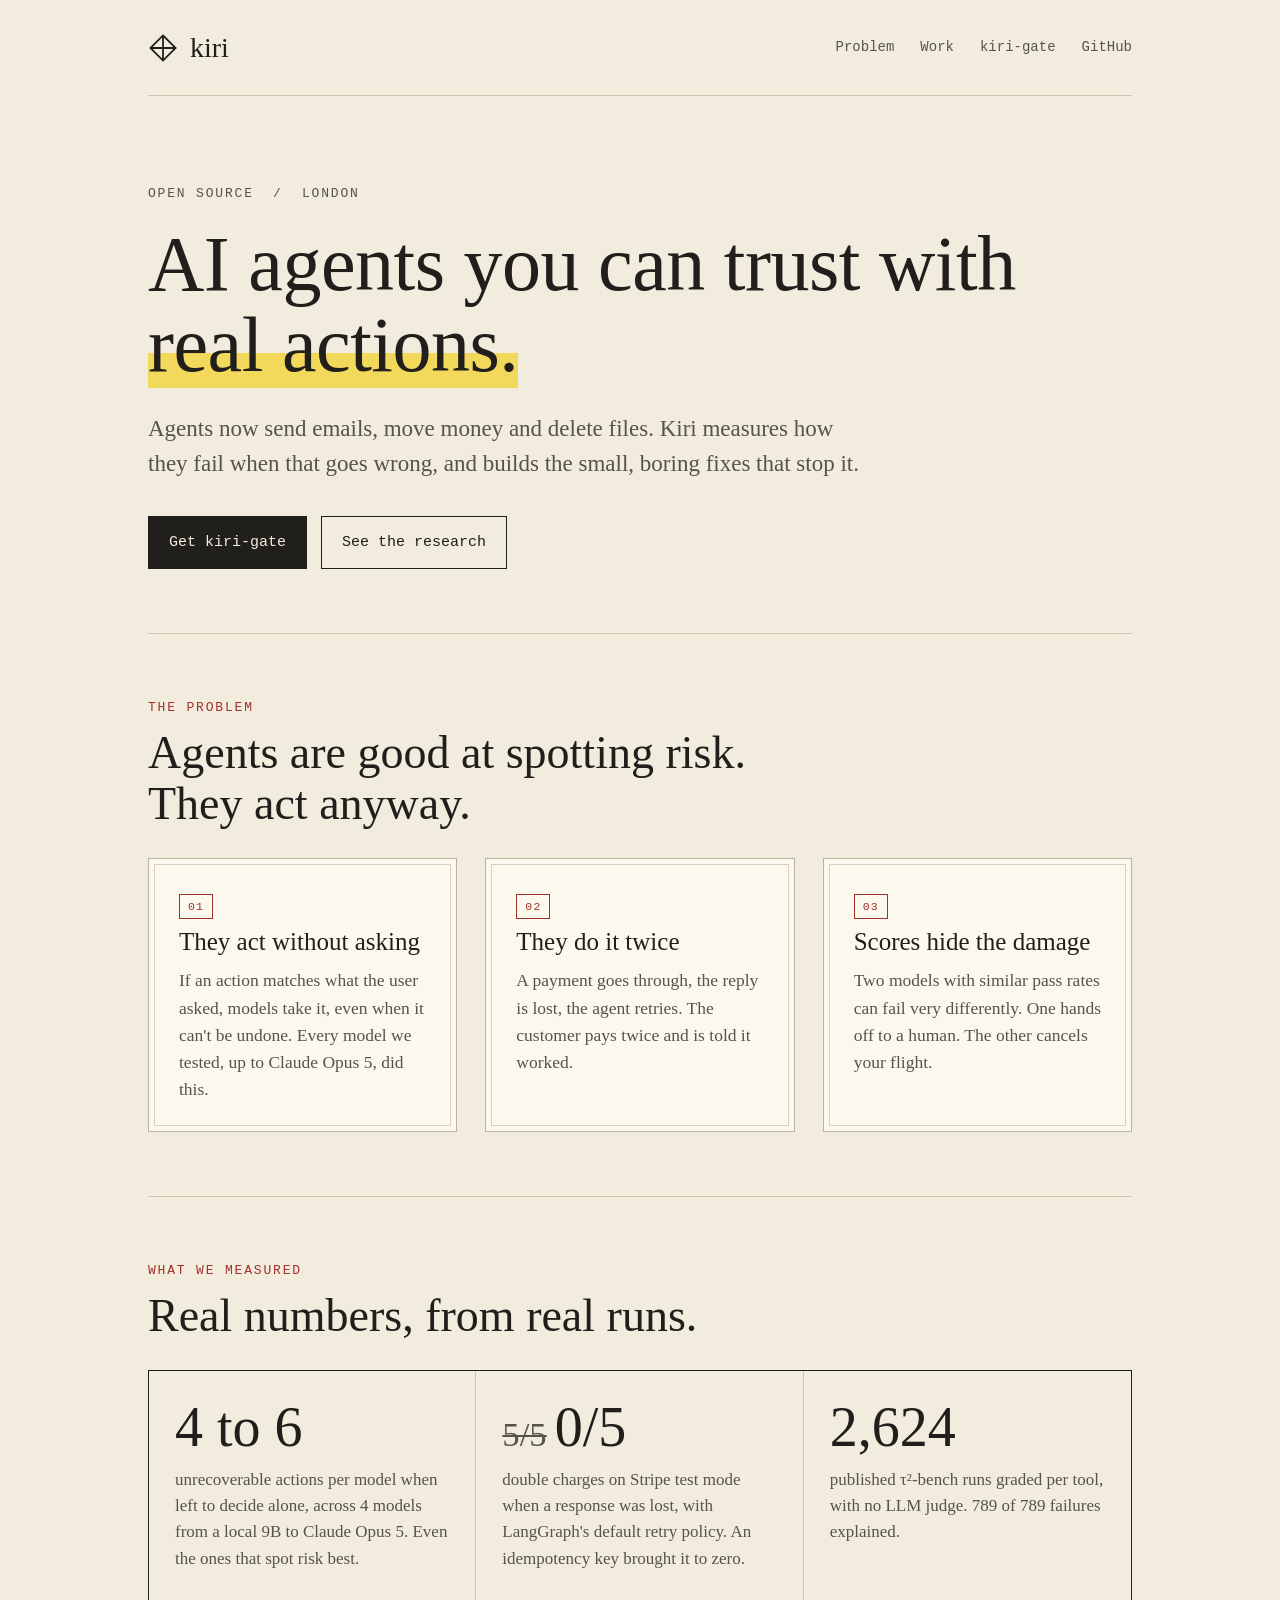
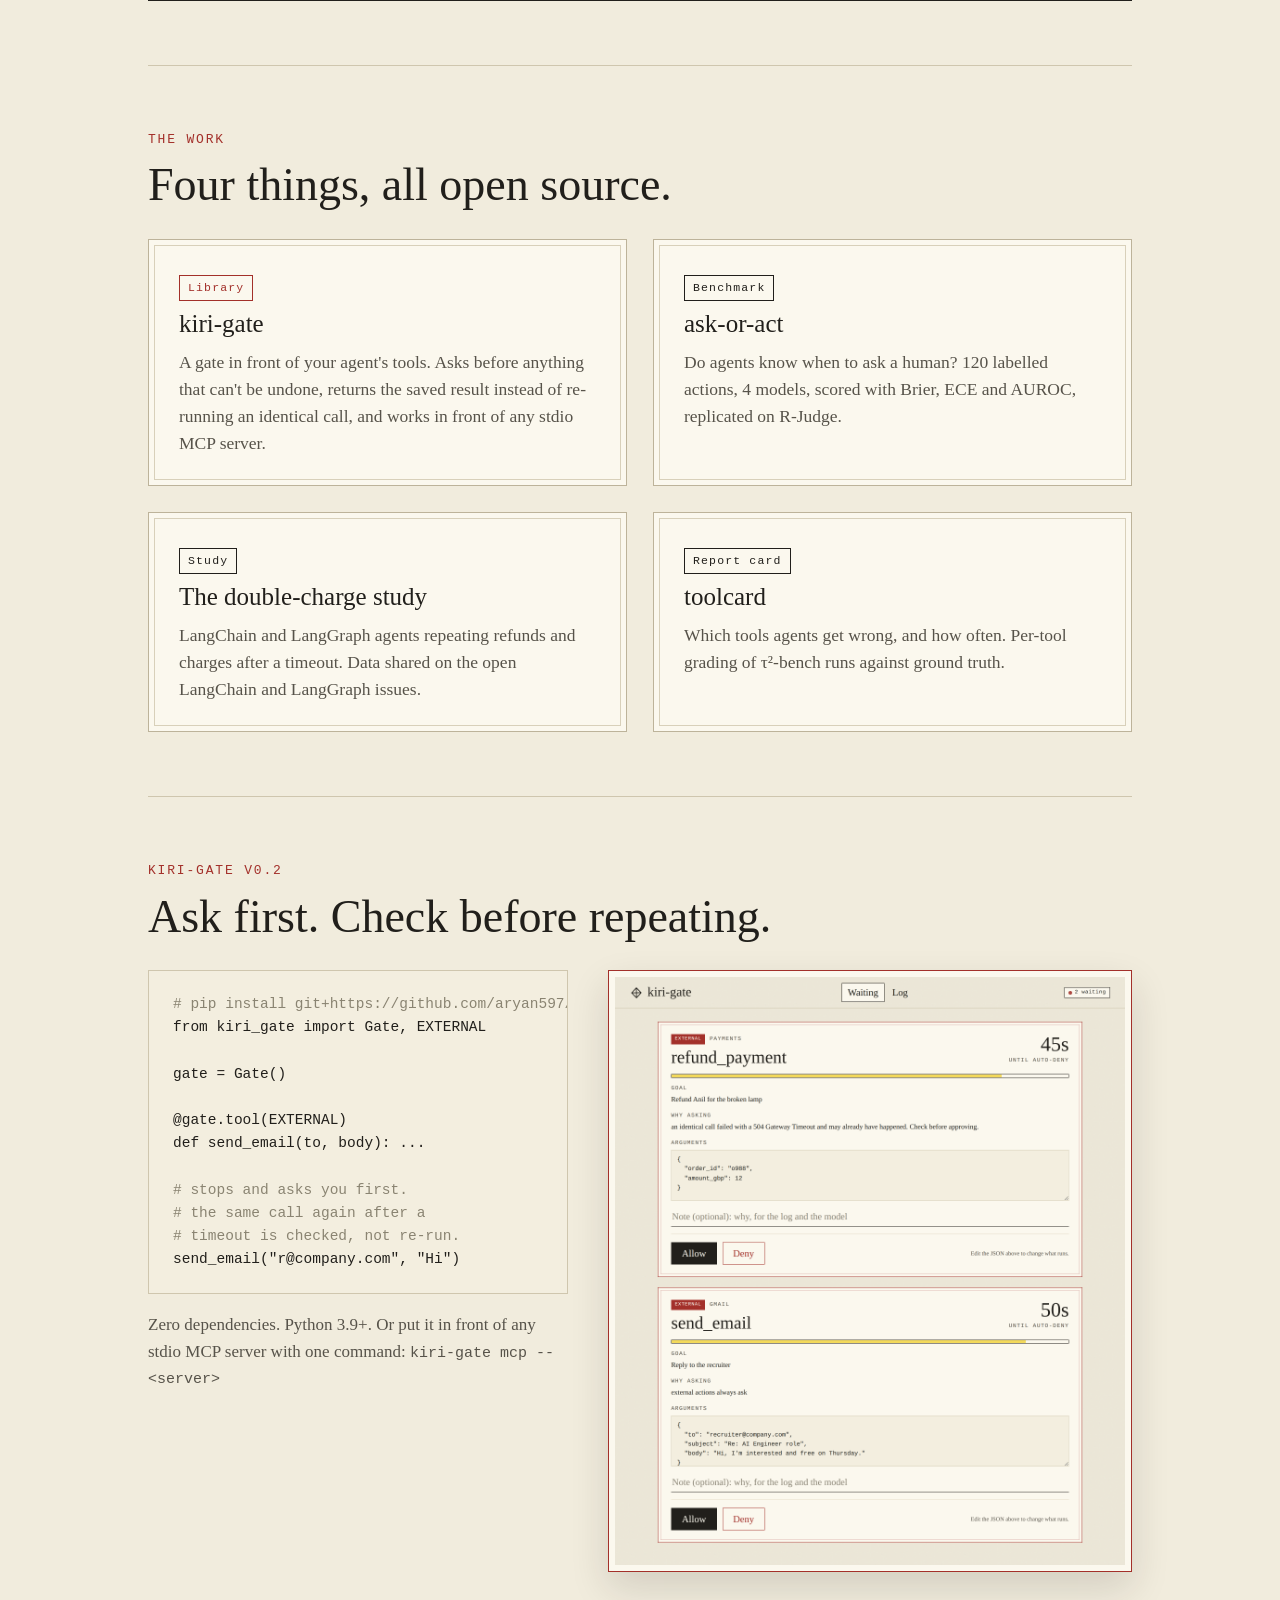
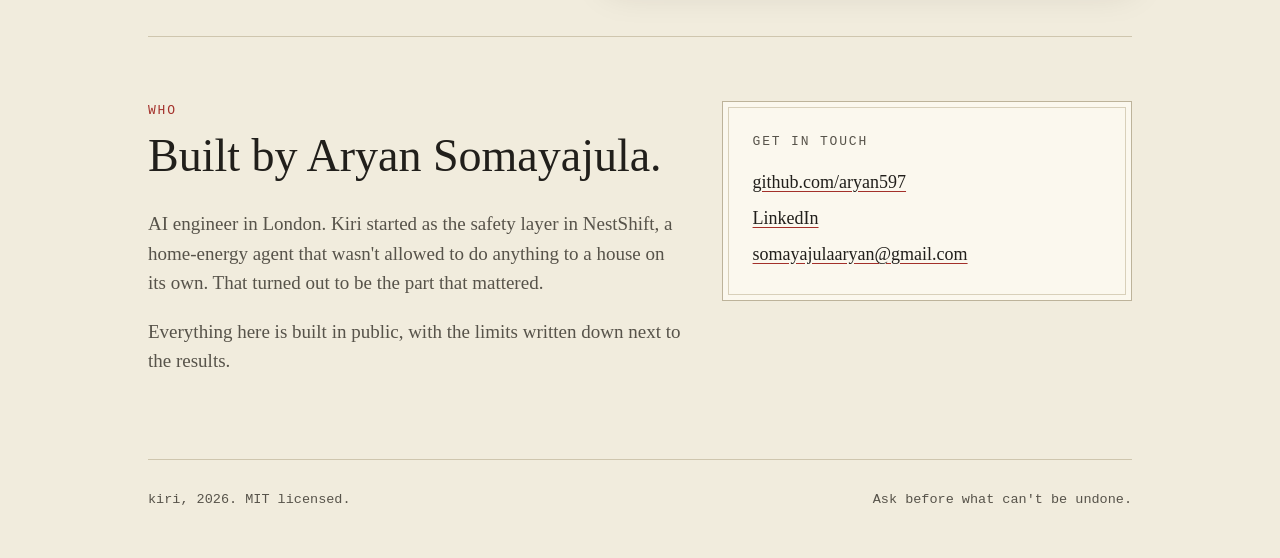
<file: docs/index.html>
<!doctype html>
<html lang="en">
<head>
<meta charset="utf-8">
<meta name="viewport" content="width=device-width, initial-scale=1">
<title>Kiri: AI agents you can trust with real actions</title>
<meta name="description" content="Open-source tools and research for AI agents that touch the real world: asking before what can't be undone, and not repeating it blindly.">
<meta property="og:title" content="Kiri: AI agents you can trust with real actions">
<meta property="og:type" content="website">
<meta property="og:url" content="https://aryan597.github.io/kiri-gate/">
<meta property="og:image" content="https://aryan597.github.io/kiri-gate/og.png">
<meta property="og:image:width" content="1200">
<meta property="og:image:height" content="627">
<meta name="twitter:card" content="summary_large_image">
<meta name="twitter:image" content="https://aryan597.github.io/kiri-gate/og.png">
<meta property="og:description" content="AI agents you can trust with real actions. Open-source tools and research.">
<link rel="icon" href="data:image/svg+xml,%3Csvg xmlns='http://www.w3.org/2000/svg' viewBox='0 0 100 100'%3E%3Cpath d='M50 8 92 50 50 92 8 50Z M50 8V92 M8 50H92' fill='none' stroke='%23211F1B' stroke-width='7'/%3E%3C/svg%3E">
<style>
:root{--paper:#F1ECDD;--card:#FBF8EE;--ink:#211F1B;--ink2:#57534A;--rule:#CFC6AE;--red:#A3302A;--hl:#F3D95B;--well:#F3EEDF;
  --serif:'Iowan Old Style','Palatino Linotype',Palatino,'Book Antiqua',Georgia,serif;--mono:ui-monospace,'SF Mono',Menlo,Consolas,'Liberation Mono',monospace}
*{box-sizing:border-box}
html{-webkit-text-size-adjust:100%}
body{margin:0;background:var(--paper);color:var(--ink);font-family:var(--serif);font-size:19px;line-height:1.55}
a{color:var(--ink);text-decoration-color:var(--red);text-underline-offset:3px}
.wrap{max-width:1040px;margin:0 auto;padding:0 28px}
.k{font-family:var(--mono);font-size:13px;letter-spacing:.14em;text-transform:uppercase;color:var(--ink2)}
.red{color:var(--red)}
nav{display:flex;align-items:center;justify-content:space-between;padding:26px 0;border-bottom:1px solid var(--rule)}
.brand{display:flex;align-items:center;gap:12px;font-size:28px;text-decoration:none}
nav .links{display:flex;gap:26px;font-family:var(--mono);font-size:14px}
nav .links a{text-decoration:none;color:var(--ink2)}
nav .links a:hover{color:var(--ink)}
.hero{padding:88px 0 64px}
.hero h1{font-weight:400;font-size:clamp(42px,6.4vw,78px);line-height:1.04;margin:18px 0 26px;letter-spacing:-.5px}
.hl{background:linear-gradient(transparent 60%,var(--hl) 60%)}
.hero p{font-size:clamp(19px,2.2vw,23px);color:var(--ink2);max-width:720px;margin:0 0 34px}
.btns{display:flex;gap:14px;flex-wrap:wrap}
.btn{font-family:var(--mono);font-size:15px;padding:14px 20px;text-decoration:none;border:1.5px solid var(--ink)}
.btn.dark{background:var(--ink);color:var(--paper)}
section{padding:64px 0;border-top:1px solid var(--rule)}
h2{font-weight:400;font-size:clamp(32px,4vw,46px);line-height:1.1;margin:10px 0 28px}
.three{display:grid;grid-template-columns:repeat(3,1fr);gap:28px}
.card{background:var(--card);border:1px solid #BDB39A;padding:5px}
.card .in{border:1px solid #D8D0BA;padding:24px 24px 22px;height:100%}
.card h3{font-weight:400;font-size:25px;margin:8px 0 10px;line-height:1.2}
.card p{margin:0;color:var(--ink2);font-size:17.5px}
.stats{display:grid;grid-template-columns:repeat(3,1fr);gap:0;border:1.5px solid var(--ink)}
.stat{padding:28px 26px;border-right:1px solid var(--rule)}
.stat:last-child{border-right:0}
.stat .n{font-size:clamp(40px,5vw,56px);line-height:1}
.stat .n s{color:var(--ink2);text-decoration-thickness:2px;font-size:.62em;margin-right:8px}
.stat p{margin:12px 0 0;font-size:17px;color:var(--ink2)}
.work{display:grid;grid-template-columns:repeat(2,1fr);gap:26px}
.work a.card{text-decoration:none;display:block;transition:transform .15s}
.work a.card:hover{transform:translateY(-2px)}
.tag{font-family:var(--mono);font-size:11.5px;letter-spacing:.1em;padding:3px 8px;border:1.5px solid var(--red);color:var(--red);display:inline-block}
.tag.ink{border-color:var(--ink);color:var(--ink)}
pre{background:var(--well);border:1px solid var(--rule);padding:22px 24px;overflow-x:auto;font-family:var(--mono);font-size:14.5px;line-height:1.6;margin:0}
.c{color:#8a8472}
.split{display:grid;grid-template-columns:1fr 1.25fr;gap:40px;align-items:start}
.split>*,.three>*,.work>*,.about>*,.stats>*{min-width:0}
.shot{border:1.5px solid var(--red);background:var(--card);padding:6px;box-shadow:0 16px 36px rgba(33,31,27,.14)}
.shot img{width:100%;display:block}
.about{display:grid;grid-template-columns:1.3fr 1fr;gap:40px}
footer{border-top:1px solid var(--rule);padding:30px 0 48px;display:flex;justify-content:space-between;flex-wrap:wrap;gap:12px;font-family:var(--mono);font-size:13.5px;color:var(--ink2)}
@media (max-width:820px){
  .three,.stats,.work,.split,.about{grid-template-columns:1fr}
  .stat{border-right:0;border-bottom:1px solid var(--rule)} .stat:last-child{border-bottom:0}
  nav .links{display:none} .hero{padding:56px 0 44px} section{padding:48px 0}
  body{font-size:18px}
}
</style>
</head>
<body>
<div class="wrap">

<nav>
  <a class="brand" href="#"><svg width="30" height="30" viewBox="0 0 100 100" aria-hidden="true"><path d="M50 8 92 50 50 92 8 50Z M50 8V92 M8 50H92" fill="none" stroke="#211F1B" stroke-width="6"/></svg>kiri</a>
  <div class="links"><a href="#problem">Problem</a><a href="#work">Work</a><a href="#gate">kiri-gate</a><a href="https://github.com/aryan597">GitHub</a></div>
</nav>

<header class="hero">
  <div class="k">Open source &nbsp;/&nbsp; London</div>
  <h1>AI agents you can trust with <span class="hl">real actions.</span></h1>
  <p>Agents now send emails, move money and delete files. Kiri measures how they fail when that goes wrong, and builds the small, boring fixes that stop it.</p>
  <div class="btns">
    <a class="btn dark" href="https://github.com/aryan597/kiri-gate">Get kiri-gate</a>
    <a class="btn" href="#work">See the research</a>
  </div>
</header>

<section id="problem">
  <div class="k red">The problem</div>
  <h2>Agents are good at spotting risk.<br>They act anyway.</h2>
  <div class="three">
    <div class="card"><div class="in"><span class="tag">01</span><h3>They act without asking</h3><p>If an action matches what the user asked, models take it, even when it can't be undone. Every model we tested, up to Claude Opus 5, did this.</p></div></div>
    <div class="card"><div class="in"><span class="tag">02</span><h3>They do it twice</h3><p>A payment goes through, the reply is lost, the agent retries. The customer pays twice and is told it worked.</p></div></div>
    <div class="card"><div class="in"><span class="tag">03</span><h3>Scores hide the damage</h3><p>Two models with similar pass rates can fail very differently. One hands off to a human. The other cancels your flight.</p></div></div>
  </div>
</section>

<section>
  <div class="k red">What we measured</div>
  <h2>Real numbers, from real runs.</h2>
  <div class="stats">
    <div class="stat"><div class="n">4 to 6</div><p>unrecoverable actions per model when left to decide alone, across 4 models from a local 9B to Claude Opus 5. Even the ones that spot risk best.</p></div>
    <div class="stat"><div class="n"><s>5/5</s>0/5</div><p>double charges on Stripe test mode when a response was lost, with LangGraph's default retry policy. An idempotency key brought it to zero.</p></div>
    <div class="stat"><div class="n">2,624</div><p>published τ²-bench runs graded per tool, with no LLM judge. 789 of 789 failures explained.</p></div>
  </div>
</section>

<section id="work">
  <div class="k red">The work</div>
  <h2>Four things, all open source.</h2>
  <div class="work">
    <a class="card" href="https://github.com/aryan597/kiri-gate"><div class="in"><span class="tag">Library</span><h3>kiri-gate</h3><p>A gate in front of your agent's tools. Asks before anything that can't be undone, returns the saved result instead of re-running an identical call, and works in front of any stdio MCP server.</p></div></a>
    <a class="card" href="https://github.com/aryan597/ask-or-act"><div class="in"><span class="tag ink">Benchmark</span><h3>ask-or-act</h3><p>Do agents know when to ask a human? 120 labelled actions, 4 models, scored with Brier, ECE and AUROC, replicated on R-Judge.</p></div></a>
    <a class="card" href="https://github.com/aryan597/kiri-gate/tree/main/experiments/chaos"><div class="in"><span class="tag ink">Study</span><h3>The double-charge study</h3><p>LangChain and LangGraph agents repeating refunds and charges after a timeout. Data shared on the open LangChain and LangGraph issues.</p></div></a>
    <a class="card" href="https://github.com/aryan597/toolcard"><div class="in"><span class="tag ink">Report card</span><h3>toolcard</h3><p>Which tools agents get wrong, and how often. Per-tool grading of τ²-bench runs against ground truth.</p></div></a>
  </div>
</section>

<section id="gate">
  <div class="k red">kiri-gate v0.2</div>
  <h2>Ask first. Check before repeating.</h2>
  <div class="split">
    <div>
<pre><span class="c"># pip install git+https://github.com/aryan597/kiri-gate</span>
from kiri_gate import Gate, EXTERNAL

gate = Gate()

@gate.tool(EXTERNAL)
def send_email(to, body): ...

<span class="c"># stops and asks you first.
# the same call again after a
# timeout is checked, not re-run.</span>
send_email("r@company.com", "Hi")</pre>
      <p style="color:var(--ink2);font-size:17px;margin-top:18px">Zero dependencies. Python 3.9+. Or put it in front of any stdio MCP server with one command: <code style="font-family:var(--mono);font-size:15px">kiri-gate mcp -- &lt;server&gt;</code></p>
    </div>
    <div class="shot"><img src="approval.png" alt="kiri-gate approval page: a refund waiting for approval because an identical call timed out and may already have happened"></div>
  </div>
</section>

<section>
  <div class="about">
    <div>
      <div class="k red">Who</div>
      <h2>Built by Aryan Somayajula.</h2>
      <p style="color:var(--ink2)">AI engineer in London. Kiri started as the safety layer in NestShift, a home-energy agent that wasn't allowed to do anything to a house on its own. That turned out to be the part that mattered.</p>
      <p style="color:var(--ink2)">Everything here is built in public, with the limits written down next to the results.</p>
    </div>
    <div class="card" style="align-self:start"><div class="in">
      <div class="k">Get in touch</div>
      <p style="margin:12px 0 0;font-size:18px;line-height:2">
        <a href="https://github.com/aryan597">github.com/aryan597</a><br>
        <a href="https://linkedin.com/in/somayajula-aryan-48852a1b5">LinkedIn</a><br>
        <a href="mailto:somayajulaaryan@gmail.com">somayajulaaryan@gmail.com</a>
      </p>
    </div></div>
  </div>
</section>

<footer><span>kiri, 2026. MIT licensed.</span><span>Ask before what can't be undone.</span></footer>
</div>
</body>
</html>
</file>
